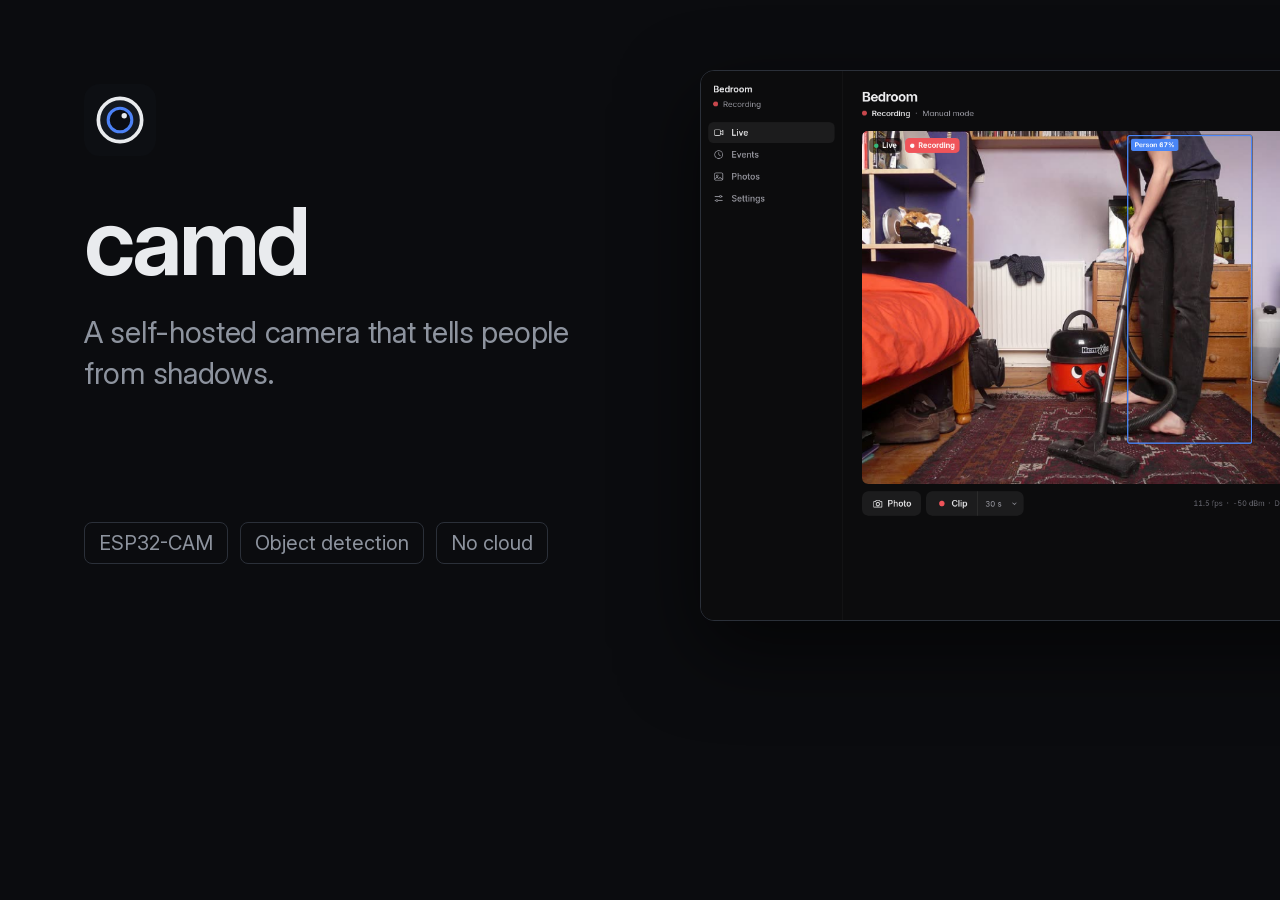
<file: tools/brand/social.html>
<!doctype html>
<html><head><meta charset="utf-8"><style>
@font-face { font-family: Inter; src: url("../../web/fonts/inter.woff2") format("woff2"); font-weight: 100 900; }
* { box-sizing: border-box; margin: 0; }
body { width: 1280px; height: 640px; background: #0b0c0f; color: #e9ebee; font-family: Inter, sans-serif; display: flex; overflow: hidden; position: relative; }
.copy { padding: 84px 0 0 84px; width: 600px; }
.mark { width: 72px; height: 72px; }
h1 { font-size: 92px; font-weight: 650; letter-spacing: -.04em; margin-top: 36px; line-height: 1; }
p { font-size: 30px; line-height: 1.35; color: #8d939e; margin-top: 24px; letter-spacing: -.01em; }
.tags { position: absolute; left: 84px; bottom: 76px; display: flex; gap: 12px; font-size: 20px; color: #8d939e; }
.tags span { border: 1px solid #2b3039; border-radius: 8px; padding: 8px 14px; }
.shot { position: absolute; left: 700px; top: 70px; width: 880px; border-radius: 14px; border: 1px solid #2b3039; box-shadow: 0 30px 80px rgba(0, 0, 0, .6); }
</style></head><body>
<div class="copy">
<img class="mark" src="../../web/icon.svg" alt="">
<h1>camd</h1>
<p>A self-hosted camera that tells people from shadows.</p>
</div>
<div class="tags"><span>ESP32-CAM</span><span>Object detection</span><span>No cloud</span></div>
<img class="shot" src="../../docs/images/live.png" alt="">
</body></html>
</file>
